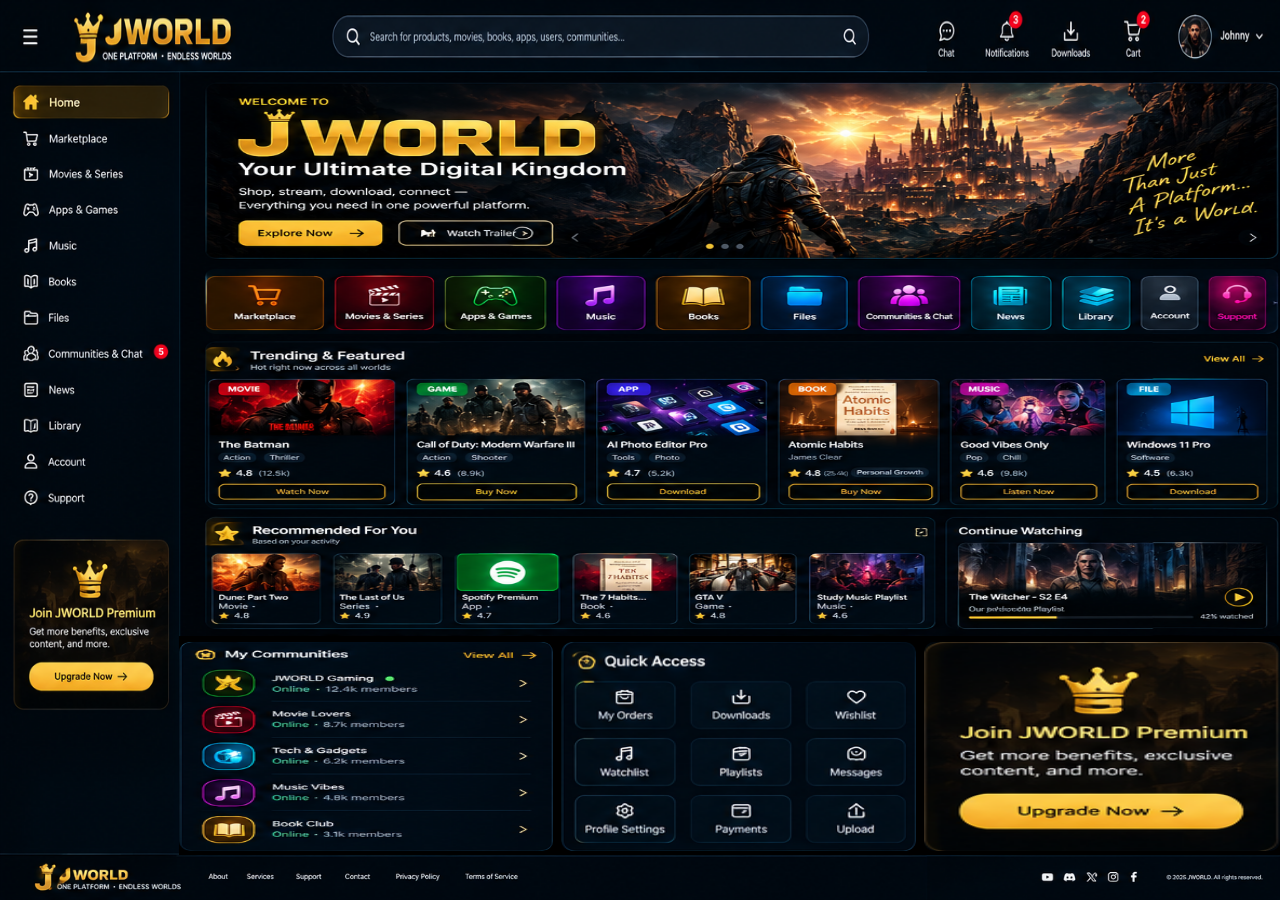
<file: index.html>
<!doctype html>
<html lang="en">
<head>
<meta charset="utf-8">
<meta name="viewport" content="width=device-width,initial-scale=1,viewport-fit=cover">
<title>JWORLD</title>
<style>
:root{--bg:#02070c;--gold:#f4b915;--line:#123b57}
*{box-sizing:border-box}
html,body{margin:0;width:100%;height:100%;background:#000;color:#fff;font-family:Arial,Helvetica,sans-serif;overflow:hidden}
body{width:100vw;height:100vh;height:100dvh}
.page{width:100vw;height:100vh;height:100dvh;margin:0;background:#000;display:grid;grid-template-rows:8vh minmax(0,87vh) 5vh;overflow:hidden}
.header,.footer,.side,.mainimg,.panel{position:relative;line-height:0;overflow:hidden}
.header img,.footer img,.side img,.mainimg>img,.panel img{width:100%;height:100%;display:block;object-fit:fill}
.body{min-height:0;display:grid;grid-template-columns:14% minmax(0,86%);align-items:stretch;overflow:hidden}
.side{min-width:0}.main{min-width:0;min-height:0;background:#000;display:grid;grid-template-rows:minmax(0,72%) minmax(0,28%);overflow:hidden}
.mainimg{min-height:0}.bottom-grid{min-height:0;display:grid;grid-template-columns:1.05fr 1fr 1fr;gap:8px;padding:6px 0 4px;overflow:hidden}
.panel{min-width:0;min-height:0}.panel img{border-radius:10px}
.hot{position:absolute;z-index:5;background:transparent;border:0;padding:0;margin:0;cursor:pointer;border-radius:6px;touch-action:manipulation}
.hot:focus-visible{outline:2px solid #ffd21a;outline-offset:2px}
/* header */
.h-menu{left:0%;top:0%;width:8%;height:100%;z-index:20}.h-search{left:25.8%;top:5%;width:42%;height:70%}.h-chat{left:72.5%;top:5%;width:4%;height:80%}.h-notify{left:77.8%;top:5%;width:4%;height:80%}.h-download{left:82.8%;top:5%;width:4%;height:80%}.h-cart{left:87.8%;top:5%;width:4%;height:80%}.h-profile{left:92%;top:2%;width:7%;height:90%}
/* sidebar */
.s-home{left:2%;top:1.2%;width:95%;height:4.4%}.s-market{left:2%;top:6%;width:95%;height:4.4%}.s-movies{left:2%;top:10.6%;width:95%;height:4.4%}.s-apps{left:2%;top:15.2%;width:95%;height:4.4%}.s-music{left:2%;top:19.8%;width:95%;height:4.4%}.s-books{left:2%;top:24.4%;width:95%;height:4.4%}.s-files{left:2%;top:29%;width:95%;height:4.4%}.s-community{left:2%;top:33.7%;width:95%;height:4.4%}.s-news{left:2%;top:38.3%;width:95%;height:4.4%}.s-library{left:2%;top:42.9%;width:95%;height:4.4%}.s-account{left:2%;top:47.5%;width:95%;height:4.4%}.s-support{left:2%;top:52.1%;width:95%;height:4.4%}.s-premium{left:5%;top:59.5%;width:90%;height:22%}
/* main */
.m-hero{left:2%;top:1.5%;width:96%;height:31%}.m-cat1{left:2%;top:35%;width:10%;height:9%}.m-cat2{left:13.7%;top:35%;width:10%;height:9%}.m-cat3{left:25.2%;top:35%;width:10%;height:9%}.m-cat4{left:36.7%;top:35%;width:10%;height:9%}.m-cat5{left:48.2%;top:35%;width:10%;height:9%}.m-cat6{left:59.6%;top:35%;width:10%;height:9%}.m-cat7{left:71%;top:35%;width:10%;height:9%}.m-cat8{left:82.3%;top:35%;width:6%;height:9%}.m-cat9{left:88.8%;top:35%;width:5.5%;height:9%}.m-feature1{left:2%;top:52%;width:16%;height:20%}.m-feature2{left:20%;top:52%;width:16%;height:20%}.m-feature3{left:38%;top:52%;width:16%;height:20%}.m-feature4{left:56%;top:52%;width:16%;height:20%}.m-feature5{left:74%;top:52%;width:10%;height:20%}.m-feature6{left:85%;top:52%;width:10%;height:20%}.m-reco{left:2%;top:79%;width:66%;height:19%}.m-watch{left:70%;top:79%;width:28%;height:19%}
.p-community{left:2%;top:2%;width:96%;height:96%}.p-quick{left:2%;top:2%;width:96%;height:96%}.p-premium{left:2%;top:2%;width:96%;height:96%}
.footer-hot{left:15%;top:10%;width:45%;height:80%}
@media(max-width:900px){
  .page{grid-template-rows:7vh minmax(0,89vh) 4vh}
  .body{grid-template-columns:1fr}
  .side{display:none}
  .main{grid-template-rows:minmax(0,70%) minmax(0,30%)}
  .bottom-grid{gap:6px;padding:5px 1% 3px;grid-template-columns:1fr 1fr 1fr}
  .panel:last-child{grid-column:auto}
}
@media(max-width:600px){
  .page{grid-template-rows:7vh minmax(0,90vh) 3vh}
  .main{grid-template-rows:minmax(0,70%) minmax(0,30%)}
  .bottom-grid{grid-template-columns:1fr 1fr 1fr;gap:4px;padding:4px 1% 2px}
  .panel img{border-radius:7px}
  .header img{object-fit:fill}
  .footer img{object-fit:fill}
}
.menu-drawer{position:fixed;inset:0;z-index:100;display:none;background:rgba(0,0,0,.72)}
.menu-drawer.open{display:block}
.menu-card{position:absolute;left:0;top:0;height:100%;width:min(320px,82vw);background:#06111a;border-right:1px solid #d9a900;box-shadow:8px 0 30px rgba(0,0,0,.55);padding:18px 14px;overflow:auto}
.menu-card h2{margin:8px 8px 18px;color:#f4b915;font-size:24px}
.menu-card button{width:100%;margin:4px 0;padding:13px 12px;text-align:left;border:1px solid #17405d;border-radius:8px;background:#0a1b27;color:#fff;font-size:15px}
.menu-card button:hover,.menu-card button:active{border-color:#f4b915;background:#122637}
.menu-close{position:absolute;right:10px;top:10px;width:38px!important;height:38px;padding:0!important;text-align:center!important;font-size:20px!important}
.section-modal{position:fixed;inset:0;z-index:110;display:none;align-items:center;justify-content:center;background:rgba(0,0,0,.78);padding:20px}
.section-modal.open{display:flex}.section-box{width:min(520px,94vw);max-height:80vh;overflow:auto;background:#07131d;border:1px solid #d8a800;border-radius:14px;padding:24px;box-shadow:0 15px 50px rgba(0,0,0,.7)}
.section-box h2{margin:0 0 10px;color:#f4b915}.section-box p{color:#cbd5dc;line-height:1.5}.section-box button{border:1px solid #d8a800;background:#f4b915;color:#111;border-radius:8px;padding:10px 18px;font-weight:700}

.marketplace-view{position:fixed;inset:0;z-index:200;background:#02070c;color:#fff;display:none;flex-direction:column;overflow:hidden}
.marketplace-view.open{display:flex}
.market-head{height:72px;flex:0 0 72px;border-bottom:1px solid #123b57;background:#06111a;display:flex;align-items:center;gap:18px;padding:0 20px}
.market-brand{font-size:20px;color:#f4b915;display:flex;align-items:center;gap:9px;min-width:240px}.market-brand span{font-size:30px}.market-brand b{color:#fff}
.market-back,.market-cart{border:1px solid #1a4d6c;background:#0a1b27;color:#fff;border-radius:9px;padding:10px 15px;font-weight:700;cursor:pointer}.market-back{margin-left:auto}.market-cart{border-color:#d8a800}.market-cart b{color:#f4b915;margin-left:5px}
.market-toolbar{display:flex;gap:10px;padding:14px 20px;border-bottom:1px solid #0d2b40;background:#04101a}.market-toolbar input{flex:1;min-width:100px;background:#081b29;border:1px solid #1b5576;color:#fff;border-radius:10px;padding:12px 14px;outline:none}.market-toolbar input:focus{border-color:#f4b915}.market-toolbar select{background:#081b29;border:1px solid #1b5576;color:#fff;border-radius:10px;padding:0 12px}
.market-body{overflow:auto;padding:18px 20px 30px;min-height:0}.market-title{display:flex;justify-content:space-between;align-items:end}.market-title h1{margin:0;color:#f4b915;font-size:30px}.market-title p{margin:6px 0 0;color:#9db0bd}.market-title span{color:#8fa6b5}
.market-cats{display:flex;gap:8px;overflow:auto;padding:18px 0 14px}.market-cats button{white-space:nowrap;border:1px solid #17405d;background:#081b29;color:#cbd5dc;border-radius:20px;padding:9px 14px;cursor:pointer}.market-cats button.active,.market-cats button:hover{border-color:#f4b915;color:#111;background:#f4b915}
.product-grid{display:grid;grid-template-columns:repeat(4,minmax(0,1fr));gap:14px}.product-card{background:#07131d;border:1px solid #123b57;border-radius:13px;overflow:hidden;display:flex;flex-direction:column;min-height:280px}.product-art{height:125px;display:flex;align-items:center;justify-content:center;font-size:52px;background:linear-gradient(135deg,#10283a,#09131d)}.product-card:nth-child(3n) .product-art{background:linear-gradient(135deg,#24124a,#09131d)}.product-card:nth-child(4n) .product-art{background:linear-gradient(135deg,#38210b,#09131d)}.product-info{padding:12px;display:flex;flex-direction:column;gap:6px;flex:1}.tag{font-size:11px;color:#f4b915;text-transform:uppercase;letter-spacing:.5px}.product-info h3{font-size:16px;margin:0}.product-info p{font-size:12px;color:#9db0bd;margin:0;min-height:30px}.rating{font-size:12px;color:#ffd21a}.price{font-size:17px;font-weight:800;color:#fff;margin-top:auto}.product-actions{display:flex;gap:7px;margin-top:7px}.product-actions button{flex:1;padding:9px;border-radius:8px;cursor:pointer;font-weight:700}.add{border:1px solid #f4b915;background:#f4b915;color:#111}.buy{border:1px solid #1a5b7f;background:#0b2231;color:#fff}
.market-cart-panel{position:absolute;inset:0;background:rgba(0,0,0,.65);display:none;align-items:center;justify-content:flex-end;padding:0}.market-cart-panel.open{display:flex}.cart-box{height:100%;width:min(430px,92vw);background:#06111a;border-left:1px solid #d8a800;padding:24px;overflow:auto;box-shadow:-15px 0 40px rgba(0,0,0,.5)}.cart-box>button:first-child{float:right;width:36px;height:36px;border-radius:50%;border:1px solid #17405d;background:#0a1b27;color:#fff;font-size:22px}.cart-box h2{color:#f4b915;margin-top:5px}.cart-line{display:flex;justify-content:space-between;gap:12px;border-bottom:1px solid #123b57;padding:13px 0}.cart-line small{color:#9db0bd;display:block}.cart-remove{background:none;border:0;color:#ff6b6b;cursor:pointer}.cart-total{font-size:20px;font-weight:800;margin:22px 0;color:#fff}.checkout{width:100%;padding:13px;border:1px solid #f4b915;background:#f4b915;color:#111;border-radius:9px;font-weight:800;cursor:pointer}
@media(max-width:900px){.market-head{height:62px;flex-basis:62px;padding:0 10px;gap:8px}.market-brand{min-width:0;font-size:15px}.market-brand span{font-size:22px}.market-back{margin-left:auto}.market-toolbar{padding:9px 10px;flex-wrap:wrap}.market-toolbar input{flex-basis:100%}.market-toolbar select{height:38px;flex:1}.market-body{padding:13px 10px 24px}.product-grid{grid-template-columns:repeat(2,minmax(0,1fr));gap:9px}.product-card{min-height:250px}.product-art{height:95px;font-size:40px}.market-title h1{font-size:24px}.market-title p{font-size:12px}}
@media(max-width:430px){.product-grid{grid-template-columns:repeat(2,minmax(0,1fr))}.product-info{padding:9px}.product-info h3{font-size:14px}.product-info p{font-size:11px}.product-actions button{padding:8px 4px;font-size:11px}.market-cart{padding:9px}.market-back{padding:9px}.market-brand b{display:none}}

.movies-view{position:fixed;inset:0;z-index:210;background:#02070c;color:#fff;display:none;flex-direction:column;overflow:hidden}.movies-view.open{display:flex}.movies-head{height:72px;flex:0 0 72px;border-bottom:1px solid #123b57;background:#06111a;display:flex;align-items:center;gap:14px;padding:0 20px}.movies-brand{font-size:20px;color:#f4b915;min-width:220px}.movies-back,.movies-search,.movies-filter,.movies-sort{background:#07131d;border:1px solid #1c4965;color:#fff;border-radius:8px;padding:10px 12px}.movies-search{flex:1;min-width:100px}.movies-toolbar{display:flex;gap:10px;padding:12px 20px;border-bottom:1px solid #123b57}.movies-body{flex:1;overflow:auto;padding:16px 20px}.movies-title{display:flex;justify-content:space-between;align-items:end;margin-bottom:12px}.movies-title h1{margin:0;color:#f4b915}.movie-tabs{display:flex;gap:8px;overflow:auto;padding-bottom:12px}.movie-tabs button{white-space:nowrap;background:#07131d;color:#ddd;border:1px solid #16425e;border-radius:999px;padding:8px 13px}.movie-tabs button.active{background:#f4b915;color:#111;border-color:#f4b915}.movie-grid{display:grid;grid-template-columns:repeat(5,minmax(0,1fr));gap:14px}.movie-card{background:#06131d;border:1px solid #16425e;border-radius:12px;overflow:hidden;min-width:0}.movie-art{height:150px;background:linear-gradient(135deg,#5b0909,#141c2b 50%,#d28a13);display:flex;align-items:end;padding:10px;font-size:24px;font-weight:800}.movie-card:nth-child(3n){background:#06131d}.movie-card:nth-child(3n) .movie-art{background:linear-gradient(135deg,#17104f,#06131d 55%,#a30f7b)}.movie-card:nth-child(3n+1) .movie-art{background:linear-gradient(135deg,#7a0808,#06131d 55%,#d27b0e)}.movie-card:nth-child(3n+2) .movie-art{background:linear-gradient(135deg,#0b5138,#06131d 55%,#0e5c91)}.movie-info{padding:10px}.movie-info h3{margin:0 0 5px;font-size:15px}.movie-meta{font-size:11px;color:#9eb1bd}.stars{color:#ffd21a;margin:6px 0}.movie-actions{display:flex;gap:7px}.movie-actions button{flex:1;padding:8px;border-radius:7px;border:1px solid #d8a800;background:transparent;color:#fff}.movie-actions .primary{background:#f4b915;color:#111;font-weight:700}.movie-modal{position:fixed;inset:0;z-index:230;background:rgba(0,0,0,.82);display:none;align-items:center;justify-content:center;padding:18px}.movie-modal.open{display:flex}.movie-box{width:min(650px,94vw);background:#07131d;border:1px solid #d8a800;border-radius:14px;padding:20px}.movie-box h2{color:#f4b915;margin-top:0}.movie-box button{border:1px solid #d8a800;background:#f4b915;color:#111;border-radius:8px;padding:10px 16px;font-weight:700}.watch-screen{margin:12px 0;height:230px;border-radius:10px;background:linear-gradient(135deg,#050505,#252525);display:flex;align-items:center;justify-content:center;font-size:48px;border:1px solid #173c56}@media(max-width:800px){.movies-head{height:58px;flex-basis:58px;padding:0 10px}.movies-brand{min-width:auto;font-size:16px}.movies-toolbar{padding:8px 10px;flex-wrap:wrap}.movies-search{order:3;flex-basis:100%}.movies-body{padding:12px 10px}.movie-grid{grid-template-columns:repeat(2,minmax(0,1fr));gap:10px}.movie-art{height:120px}.movie-info h3{font-size:13px}}
</style>
</head>
<body>
<div class="menu-drawer" id="menuDrawer"><div class="menu-card"><button class="menu-close" id="menuClose" aria-label="Close menu">×</button><h2>JWORLD</h2><button data-menu="Home">⌂ Home</button><button data-menu="Marketplace">🛒 Marketplace</button><button data-menu="Apps & Games">🎬 Apps & Games</button><button data-menu="Apps & Games">🎮 Apps & Games</button><button data-menu="Music">♫ Music</button><button data-menu="Books">▣ Books</button><button data-menu="Files">▰ Files</button><button data-menu="Communities & Chat">👥 Communities & Chat</button><button data-menu="News">▤ News</button><button data-menu="Library">▱ Library</button><button data-menu="Account">♙ Account</button><button data-menu="Support">? Support</button><button data-menu="JWORLD Premium">♛ JWORLD Premium</button></div></div>
<div class="section-modal" id="sectionModal"><div class="section-box"><h2 id="sectionTitle">JWORLD</h2><p id="sectionText"></p><button id="sectionClose">Close</button></div></div>
<div class="movies-view" id="moviesView" aria-hidden="true">
<header class="movies-head"><div class="movies-brand">🎬 <b>JWORLD Apps & Games</b></div><button class="movies-back" id="moviesBack">← Home</button><button class="movies-filter" id="moviesFav">♡ Favorites <span id="favCount">0</span></button></header>
<div class="movies-toolbar"><input class="movies-search" id="moviesSearch" type="search" placeholder="Search movies and series..."><select class="movies-filter" id="genreFilter"><option value="all">All Genres</option><option>Games</option><option>Education</option><option>Thriller</option><option>Productivity</option><option>Tools</option><option>Animation</option></select><select class="movies-sort" id="movieSort"><option value="rating">Top Rated</option><option value="new">Newest</option><option value="az">A–Z</option></select></div>
<div class="movies-body"><div class="movies-title"><div><h1>Apps & Games</h1><p>Watch, discover and save your favorites across JWORLD.</p></div><span id="movieCount"></span></div><div class="movie-tabs" id="movieTabs"><button class="active" data-moviecat="all">All</button><button data-moviecat="Apps">Apps</button><button data-moviecat="Games">Games</button><button data-moviecat="Trending">Trending</button><button data-moviecat="Continue">Continue Playing</button></div><div class="movie-grid" id="movieGrid"></div></div></div>
<div class="movie-modal" id="movieModal"><div class="movie-box"><h2 id="movieModalTitle">Movie</h2><div class="watch-screen" id="watchScreen">▶</div><p id="movieModalText"></p><button id="movieClose">Close</button></div></div>
<div class="marketplace-view" id="marketplaceView" aria-hidden="true">
  <header class="market-head">
    <div class="market-brand"><span>♛</span><b>JWORLD Marketplace</b></div>
    <button class="market-back" id="marketBack">← Home</button>
    <button class="market-cart" id="marketCart">🛒 Cart <b id="cartCount">0</b></button>
  </header>
  <div class="market-toolbar">
    <input id="marketSearch" type="search" placeholder="Search products, books, apps, files..." autocomplete="off">
    <select id="marketCategory"><option value="all">All categories</option><option>Books</option><option>Apps</option><option>Games</option><option>Files</option><option>Music</option><option>Apps</option></select>
    <select id="marketSort"><option value="featured">Featured</option><option value="low">Price: Low to High</option><option value="high">Price: High to Low</option><option value="rating">Top Rated</option></select>
  </div>
  <div class="market-body">
    <div class="market-title"><div><h1>Marketplace</h1><p>Shop digital products, books, apps, games, music and more.</p></div><span id="resultCount"></span></div>
    <div class="market-cats"><button data-cat="all" class="active">All</button><button data-cat="Books">Books</button><button data-cat="Apps">Apps</button><button data-cat="Games">Games</button><button data-cat="Files">Files</button><button data-cat="Music">Music</button><button data-cat="Apps">Apps</button></div>
    <div class="product-grid" id="productGrid"></div>
  </div>
  <div class="market-cart-panel" id="marketCartPanel" aria-hidden="true">
    <div class="cart-box"><button id="cartClose">×</button><h2>Your Cart</h2><div id="cartItems"></div><div class="cart-total" id="cartTotal"></div><button class="checkout" id="checkoutBtn">Proceed to Checkout →</button></div>
  </div>
</div>

<div class="page">
  <div class="header">
    <img src="assets/header.png" alt="JWORLD header">
    <button class="hot h-menu" data-action="menu" aria-label="Open menu"></button><button class="hot h-search" data-section="Search" aria-label="Search"></button><button class="hot h-chat" data-section="Chat" aria-label="Chat"></button><button class="hot h-notify" data-section="Notifications" aria-label="Notifications"></button><button class="hot h-download" data-section="Downloads" aria-label="Downloads"></button><button class="hot h-cart" data-section="Cart" aria-label="Cart"></button><button class="hot h-profile" data-section="Account" aria-label="Account"></button>
  </div>
  <div class="body">
    <aside class="side">
      <img src="assets/sidebar.png" alt="JWORLD navigation">
      <button class="hot s-home" data-section="Home"></button><button class="hot s-market" data-section="Marketplace"></button><button class="hot s-movies" data-section="Apps & Games"></button><button class="hot s-apps" data-section="Apps & Games"></button><button class="hot s-music" data-section="Music"></button><button class="hot s-books" data-section="Books"></button><button class="hot s-files" data-section="Files"></button><button class="hot s-community" data-section="Communities & Chat"></button><button class="hot s-news" data-section="News"></button><button class="hot s-library" data-section="Library"></button><button class="hot s-account" data-section="Account"></button><button class="hot s-support" data-section="Support"></button><button class="hot s-premium" data-section="JWORLD Premium"></button>
    </aside>
    <main class="main">
      <div class="mainimg">
        <img src="assets/main.png" alt="JWORLD main dashboard">
        <button class="hot m-hero" data-section="Explore"></button>
        <button class="hot m-cat1" data-section="Marketplace"></button><button class="hot m-cat2" data-section="Apps & Games"></button><button class="hot m-cat3" data-section="Apps & Games"></button><button class="hot m-cat4" data-section="Music"></button><button class="hot m-cat5" data-section="Books"></button><button class="hot m-cat6" data-section="Files"></button><button class="hot m-cat7" data-section="Communities & Chat"></button><button class="hot m-cat8" data-section="News"></button><button class="hot m-cat9" data-section="Library"></button>
        <button class="hot m-feature1" data-section="Apps & Games"></button><button class="hot m-feature2" data-section="Apps & Games"></button><button class="hot m-feature3" data-section="Apps & Games"></button><button class="hot m-feature4" data-section="Books"></button><button class="hot m-feature5" data-section="Music"></button><button class="hot m-feature6" data-section="Files"></button>
        <button class="hot m-reco" data-section="Recommended For You"></button><button class="hot m-watch" data-section="Continue Playing"></button>
      </div>
      <div class="bottom-grid">
        <div class="panel"><img src="assets/communities.png" alt="My Communities"><button class="hot p-community" data-section="My Communities" aria-label="My Communities"></button></div>
        <div class="panel"><img src="assets/quick-access.png" alt="Quick Access"><button class="hot p-quick" data-section="Quick Access" aria-label="Quick Access"></button></div>
        <div class="panel"><img src="assets/premium.png" alt="JWORLD Premium"><button class="hot p-premium" data-section="JWORLD Premium" aria-label="JWORLD Premium"></button></div>
      </div>
    </main>
  </div>
  <div class="footer"><img src="assets/footer.png" alt="JWORLD footer"></div>
</div>
<script>
const drawer=document.getElementById('menuDrawer');
const modal=document.getElementById('sectionModal');
const titleEl=document.getElementById('sectionTitle');
const textEl=document.getElementById('sectionText');
function openSection(section){
  if(section==='Home'){location.hash=''; modal.classList.remove('open'); marketplaceView.classList.remove('open'); marketplaceView.setAttribute('aria-hidden','true'); return;}
  if(section==='Marketplace'){modal.classList.remove('open'); marketplaceView.classList.add('open'); marketplaceView.setAttribute('aria-hidden','false'); location.hash='Marketplace'; renderProducts(); return;}
  if(section==='Apps & Games'){modal.classList.remove('open'); marketplaceView.classList.remove('open'); moviesView.classList.add('open'); moviesView.setAttribute('aria-hidden','false'); location.hash='Apps%20%26%20Games'; renderApps(); return;}
  location.hash=encodeURIComponent(section);
  titleEl.textContent=section;
  textEl.textContent=section+' is ready to open in JWORLD. This clickable home-screen control is now connected.';
  modal.classList.add('open');
}
document.querySelectorAll('.hot').forEach(b=>b.addEventListener('click',()=>{
  if(b.dataset.action==='menu'){drawer.classList.add('open'); return;}
  openSection(b.dataset.section||'Home');
}));
document.querySelectorAll('[data-menu]').forEach(b=>b.addEventListener('click',()=>{drawer.classList.remove('open');openSection(b.dataset.menu);}));
document.getElementById('menuClose').addEventListener('click',()=>drawer.classList.remove('open'));
drawer.addEventListener('click',e=>{if(e.target===drawer)drawer.classList.remove('open')});
document.getElementById('sectionClose').addEventListener('click',()=>modal.classList.remove('open'));
modal.addEventListener('click',e=>{if(e.target===modal)modal.classList.remove('open')});


const marketplaceView=document.getElementById('marketplaceView');
const productGrid=document.getElementById('productGrid');
const marketSearch=document.getElementById('marketSearch');
const marketCategory=document.getElementById('marketCategory');
const marketSort=document.getElementById('marketSort');
const resultCount=document.getElementById('resultCount');
const cartCount=document.getElementById('cartCount');
const cartPanel=document.getElementById('marketCartPanel');
const cartItems=document.getElementById('cartItems');
const cartTotal=document.getElementById('cartTotal');
const products=[
 {id:1,name:'Study Master',cat:'Books',price:10000,rating:4.8,icon:'📚',desc:'Practical personal-growth book.'},
 {id:2,name:'AI Photo Editor Pro',cat:'Apps',price:4500,rating:4.7,icon:'📱',desc:'Powerful photo editing tools.'},
 {id:3,name:'Windows 11 Pro',cat:'Files',price:8500,rating:4.5,icon:'🪟',desc:'Digital software license.'},
 {id:4,name:'Video Editor Pro',cat:'Music',price:2500,rating:4.6,icon:'🎵',desc:'Chill music collection.'},
 {id:5,name:'Modern Warfare III',cat:'Games',price:12000,rating:4.6,icon:'🎮',desc:'Games shooter experience.'},
 {id:6,name:'Clash Kingdom',cat:'Apps',price:3000,rating:4.8,icon:'🎬',desc:'Games thriller movie.'},
 {id:7,name:'The 7 Habits',cat:'Books',price:9000,rating:4.6,icon:'📖',desc:'Classic personal development.'},
 {id:8,name:'Study Music Playlist',cat:'Music',price:1800,rating:4.6,icon:'🎧',desc:'Focus and study playlist.'}
];
let cart=[];
function naira(n){return '₦'+n.toLocaleString('en-NG')}
function renderProducts(){
 let q=marketSearch.value.trim().toLowerCase(), cat=marketCategory.value;
 let list=products.filter(p=>(!q||(p.name+' '+p.cat+' '+p.desc).toLowerCase().includes(q))&&(cat==='all'||p.cat===cat));
 if(marketSort.value==='low')list.sort((a,b)=>a.price-b.price); if(marketSort.value==='high')list.sort((a,b)=>b.price-a.price); if(marketSort.value==='rating')list.sort((a,b)=>b.rating-a.rating);
 resultCount.textContent=list.length+' products';
 productGrid.innerHTML=list.map(p=>`<article class="product-card"><div class="product-art">${p.icon}</div><div class="product-info"><span class="tag">${p.cat}</span><h3>${p.name}</h3><p>${p.desc}</p><div class="rating">★ ${p.rating}</div><div class="price">${naira(p.price)}</div><div class="product-actions"><button class="add" data-add="${p.id}">Add to Cart</button><button class="buy" data-buy="${p.id}">Buy Now</button></div></div></article>`).join('')||'<p>No products found.</p>';
}
function updateCart(){
 cartCount.textContent=cart.length;
 cartItems.innerHTML=cart.length?cart.map((p,i)=>`<div class="cart-line"><div><b>${p.name}</b><small>${p.cat} · ${naira(p.price)}</small></div><button class="cart-remove" data-remove="${i}">Remove</button></div>`).join(''):'<p style="color:#9db0bd">Your cart is empty.</p>';
 cartTotal.textContent='Total: '+naira(cart.reduce((s,p)=>s+p.price,0));
}
productGrid.addEventListener('click',e=>{const add=e.target.closest('[data-add]'),buy=e.target.closest('[data-buy]');const id=Number((add||buy)?.dataset[(add?'add':'buy')]);if(!id)return;const p=products.find(x=>x.id===id);if(buy){cart.push(p);updateCart();cartPanel.classList.add('open');}else{cart.push(p);updateCart();}});
cartItems.addEventListener('click',e=>{const b=e.target.closest('[data-remove]');if(b){cart.splice(Number(b.dataset.remove),1);updateCart();}});
document.getElementById('marketCart').addEventListener('click',()=>{updateCart();cartPanel.classList.add('open')});
document.getElementById('cartClose').addEventListener('click',()=>cartPanel.classList.remove('open'));
document.getElementById('marketBack').addEventListener('click',()=>openSection('Home'));
marketSearch.addEventListener('input',renderProducts);marketCategory.addEventListener('change',renderProducts);marketSort.addEventListener('change',renderProducts);
document.querySelectorAll('.market-cats button').forEach(b=>b.addEventListener('click',()=>{document.querySelectorAll('.market-cats button').forEach(x=>x.classList.remove('active'));b.classList.add('active');marketCategory.value=b.dataset.cat;renderProducts()}));
document.getElementById('checkoutBtn').addEventListener('click',()=>{if(!cart.length){alert('Your cart is empty.');return}alert('Checkout is ready to connect to your payment provider.');});

const moviesView=document.getElementById('moviesView');
const movieGrid=document.getElementById('movieGrid');
const moviesSearch=document.getElementById('moviesSearch');
const genreFilter=document.getElementById('genreFilter');
const movieSort=document.getElementById('movieSort');
const movieCount=document.getElementById('movieCount');
const movieModal=document.getElementById('movieModal');
const movieModalTitle=document.getElementById('movieModalTitle');
const movieModalText=document.getElementById('movieModalText');
const watchScreen=document.getElementById('watchScreen');
const moviesData=[
{id:1,title:'Clash Kingdom',type:'Apps',genre:'Thriller',rating:4.8,year:2022,desc:'Dark action thriller.'},
{id:2,title:'Racing Legends: Modern Warfare III',type:'Apps',genre:'Games',rating:4.6,year:2023,desc:'High-intensity action.'},
{id:3,title:'Photo Studio AI',type:'Apps',genre:'Tools',rating:4.8,year:2024,desc:'Epic science-fiction adventure.'},
{id:4,title:'The Last of Us',type:'Games',genre:'Education',rating:4.9,year:2023,desc:'Post-apocalyptic drama series.'},
{id:5,title:'The Witcher',type:'Games',genre:'Games',rating:4.7,year:2023,desc:'Fantasy adventure series.'},
{id:6,title:'Spider-Man: Across the Spider-Verse',type:'Apps',genre:'Animation',rating:4.8,year:2023,desc:'Animated multiverse adventure.'},
{id:7,title:'Interstellar',type:'Apps',genre:'Tools',rating:4.9,year:2014,desc:'A journey beyond the stars.'},
{id:8,title:'JWORLD Chat',type:'Games',genre:'Thriller',rating:4.7,year:2022,desc:'Mystery and supernatural series.'},
{id:9,title:'Battle Arena',type:'Apps',genre:'Games',rating:4.7,year:2018,desc:'Superhero action adventure.'},
{id:10,title:'The 7 Habits',type:'Games',genre:'Education',rating:4.6,year:2025,desc:'Personal growth series.'}
];
let movieTab='all', favorites=new Set();
function renderApps(){let q=moviesSearch.value.trim().toLowerCase();let g=genreFilter.value;let list=moviesData.filter(m=>(!q||(m.title+' '+m.genre+' '+m.desc).toLowerCase().includes(q))&&(g==='all'||m.genre===g));if(movieTab==='Apps')list=list.filter(m=>m.type==='Apps');if(movieTab==='Games')list=list.filter(m=>m.type==='Games');if(movieTab==='Trending')list=list.filter(m=>m.rating>=4.8);if(movieTab==='Continue')list=list.filter(m=>[4,5].includes(m.id));if(movieSort.value==='rating')list.sort((a,b)=>b.rating-a.rating);if(movieSort.value==='new')list.sort((a,b)=>b.year-a.year);if(movieSort.value==='az')list.sort((a,b)=>a.title.localeCompare(b.title));movieCount.textContent=list.length+' titles';movieGrid.innerHTML=list.map(m=>`<article class="movie-card"><div class="movie-art">${m.type==='Games'?'📺':'🎬'} ${m.genre}</div><div class="movie-info"><h3>${m.title}</h3><div class="movie-meta">${m.type} · ${m.year} · ${m.genre}</div><div class="stars">★ ${m.rating.toFixed(1)}</div><div class="movie-actions"><button class="primary" data-watch="${m.id}">Open Now</button><button data-fav="${m.id}">${favorites.has(m.id)?'♥':'♡'}</button></div></div></article>`).join('')||'<p>No titles found.</p>';document.getElementById('favCount').textContent=favorites.size;}
movieGrid.addEventListener('click',e=>{const w=e.target.closest('[data-watch]');const f=e.target.closest('[data-fav]');if(w){const m=moviesData.find(x=>x.id==w.dataset.watch);movieModalTitle.textContent=m.title;movieModalText.textContent=m.desc+' This is the JWORLD player preview; connect your licensed video source when publishing.';watchScreen.textContent='▶';movieModal.classList.add('open');}if(f){const id=Number(f.dataset.fav);favorites.has(id)?favorites.delete(id):favorites.add(id);renderApps();}});
moviesSearch.addEventListener('input',renderApps);genreFilter.addEventListener('change',renderApps);movieSort.addEventListener('change',renderApps);document.querySelectorAll('[data-moviecat]').forEach(b=>b.addEventListener('click',()=>{document.querySelectorAll('[data-moviecat]').forEach(x=>x.classList.remove('active'));b.classList.add('active');movieTab=b.dataset.moviecat;renderApps();}));document.getElementById('moviesBack').addEventListener('click',()=>{moviesView.classList.remove('open');moviesView.setAttribute('aria-hidden','true');location.hash='';});document.getElementById('movieClose').addEventListener('click',()=>movieModal.classList.remove('open'));movieModal.addEventListener('click',e=>{if(e.target===movieModal)movieModal.classList.remove('open')});
</script>
</body>
</html>
</file>
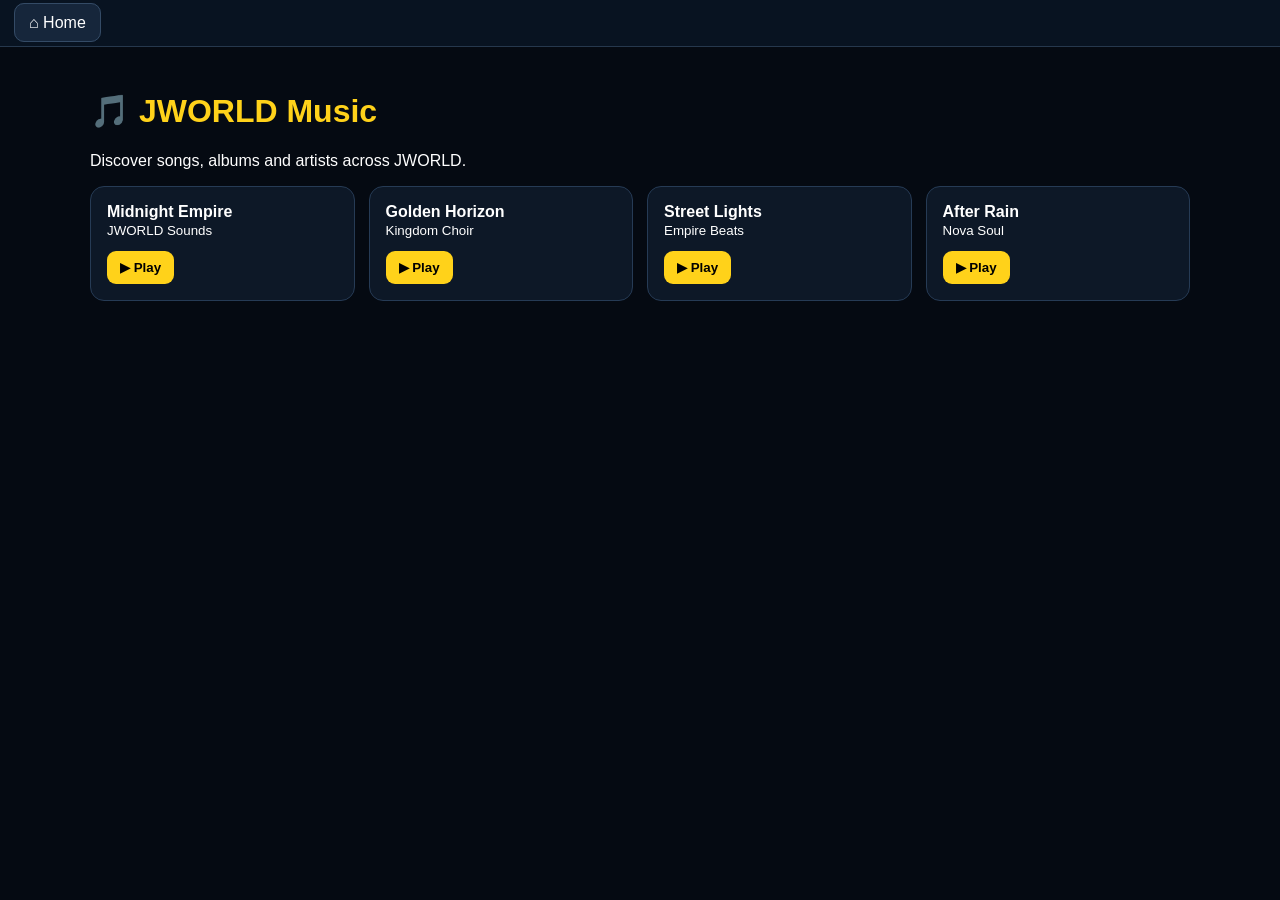
<file: sections/music.html>
<!doctype html>
<html lang="en"><head><meta charset="utf-8">
<meta name="viewport" content="width=device-width,initial-scale=1">
<title>JWORLD Music</title>
<style>
body{margin:0;background:#050a12;color:white;font:16px Arial}
header{padding:14px;background:#081321;border-bottom:1px solid #26384d}
a,button{cursor:pointer}.home{color:white;text-decoration:none;background:#16263b;padding:10px 14px;border:1px solid #344b66;border-radius:10px}
main{padding:24px;max-width:1100px;margin:auto}h1{color:#ffd21a}
.grid{display:grid;grid-template-columns:repeat(4,1fr);gap:14px}.card{background:#0d1827;border:1px solid #263b55;border-radius:14px;padding:16px}
.play{margin-top:12px;background:#ffd21a;border:0;border-radius:9px;padding:9px 13px;font-weight:bold}
@media(max-width:700px){.grid{grid-template-columns:repeat(2,1fr)}}
</style></head>
<body><header><a class="home" href="../index.html">⌂ Home</a></header>
<main><h1>🎵 JWORLD Music</h1><p>Discover songs, albums and artists across JWORLD.</p>
<div class="grid">
<div class="card"><b>Midnight Empire</b><br><small>JWORLD Sounds</small><br><button class="play">▶ Play</button></div>
<div class="card"><b>Golden Horizon</b><br><small>Kingdom Choir</small><br><button class="play">▶ Play</button></div>
<div class="card"><b>Street Lights</b><br><small>Empire Beats</small><br><button class="play">▶ Play</button></div>
<div class="card"><b>After Rain</b><br><small>Nova Soul</small><br><button class="play">▶ Play</button></div>
</div></main></body></html>
</file>
